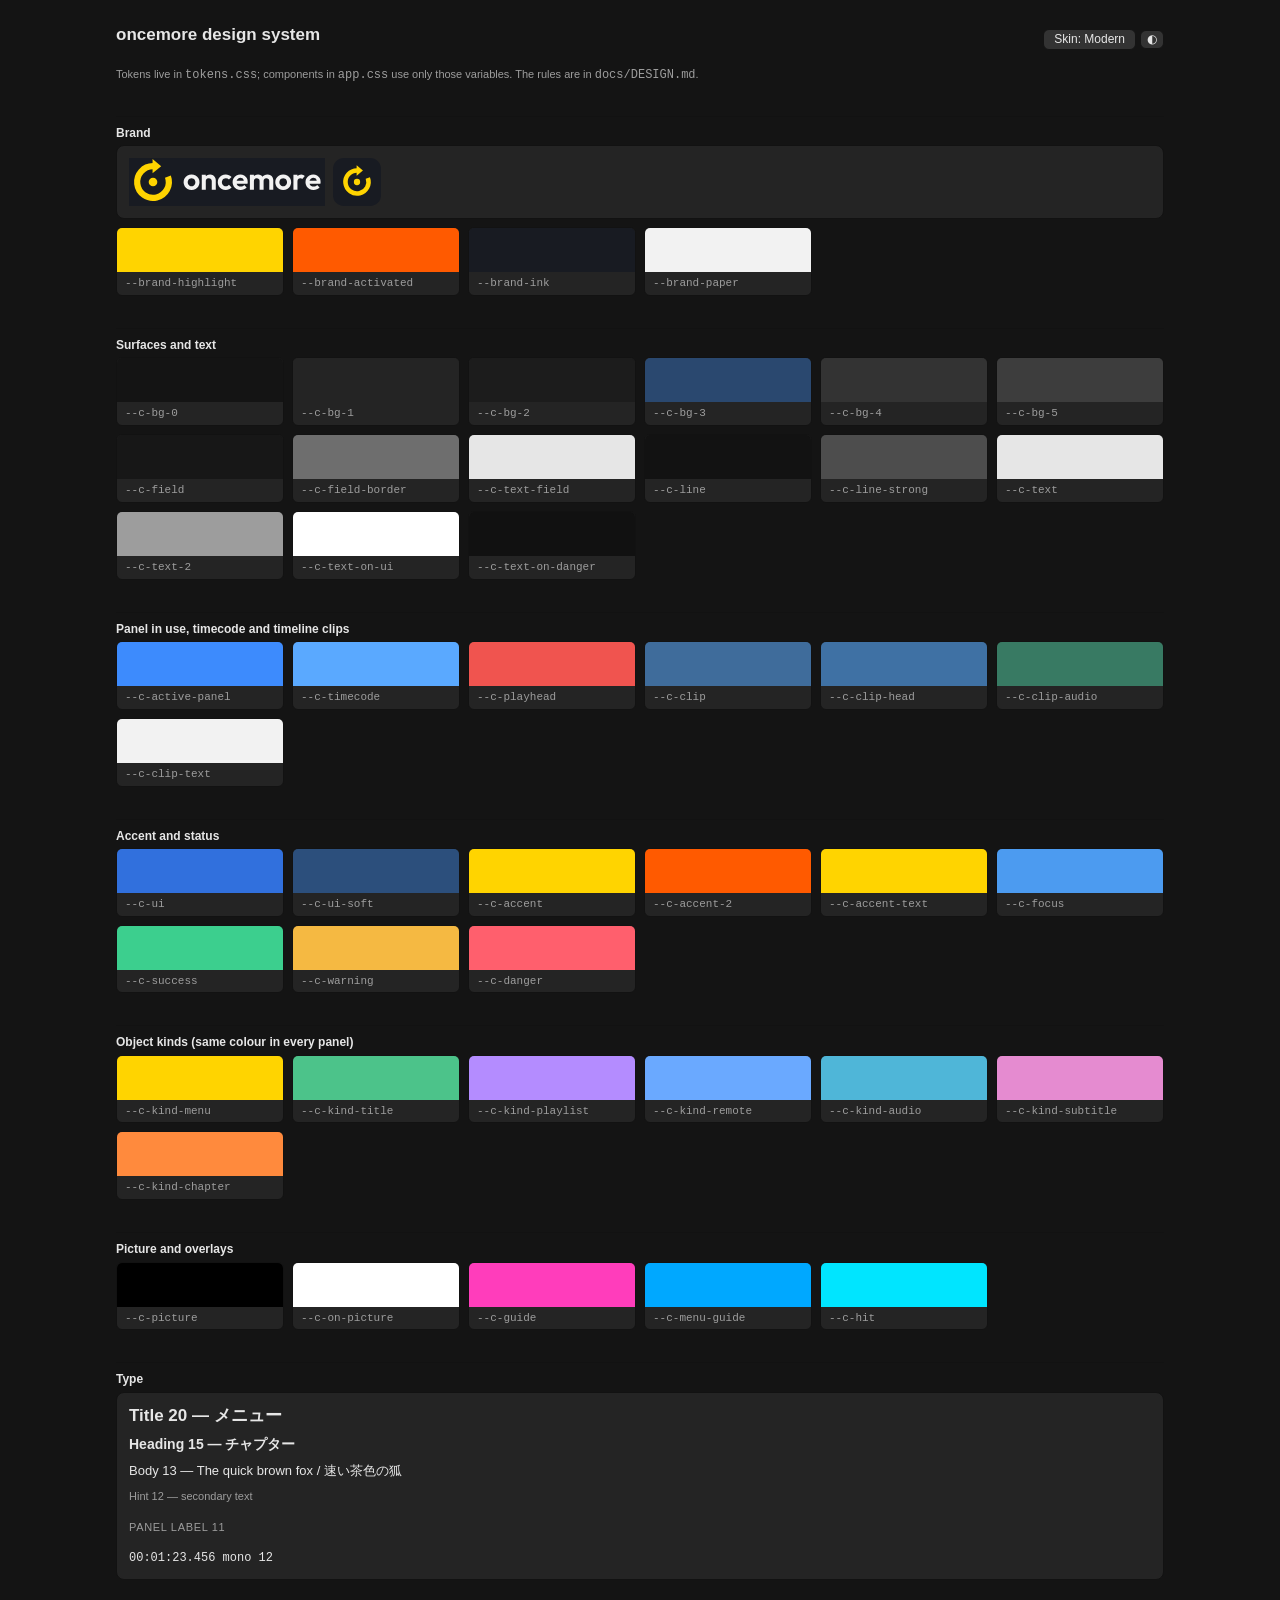
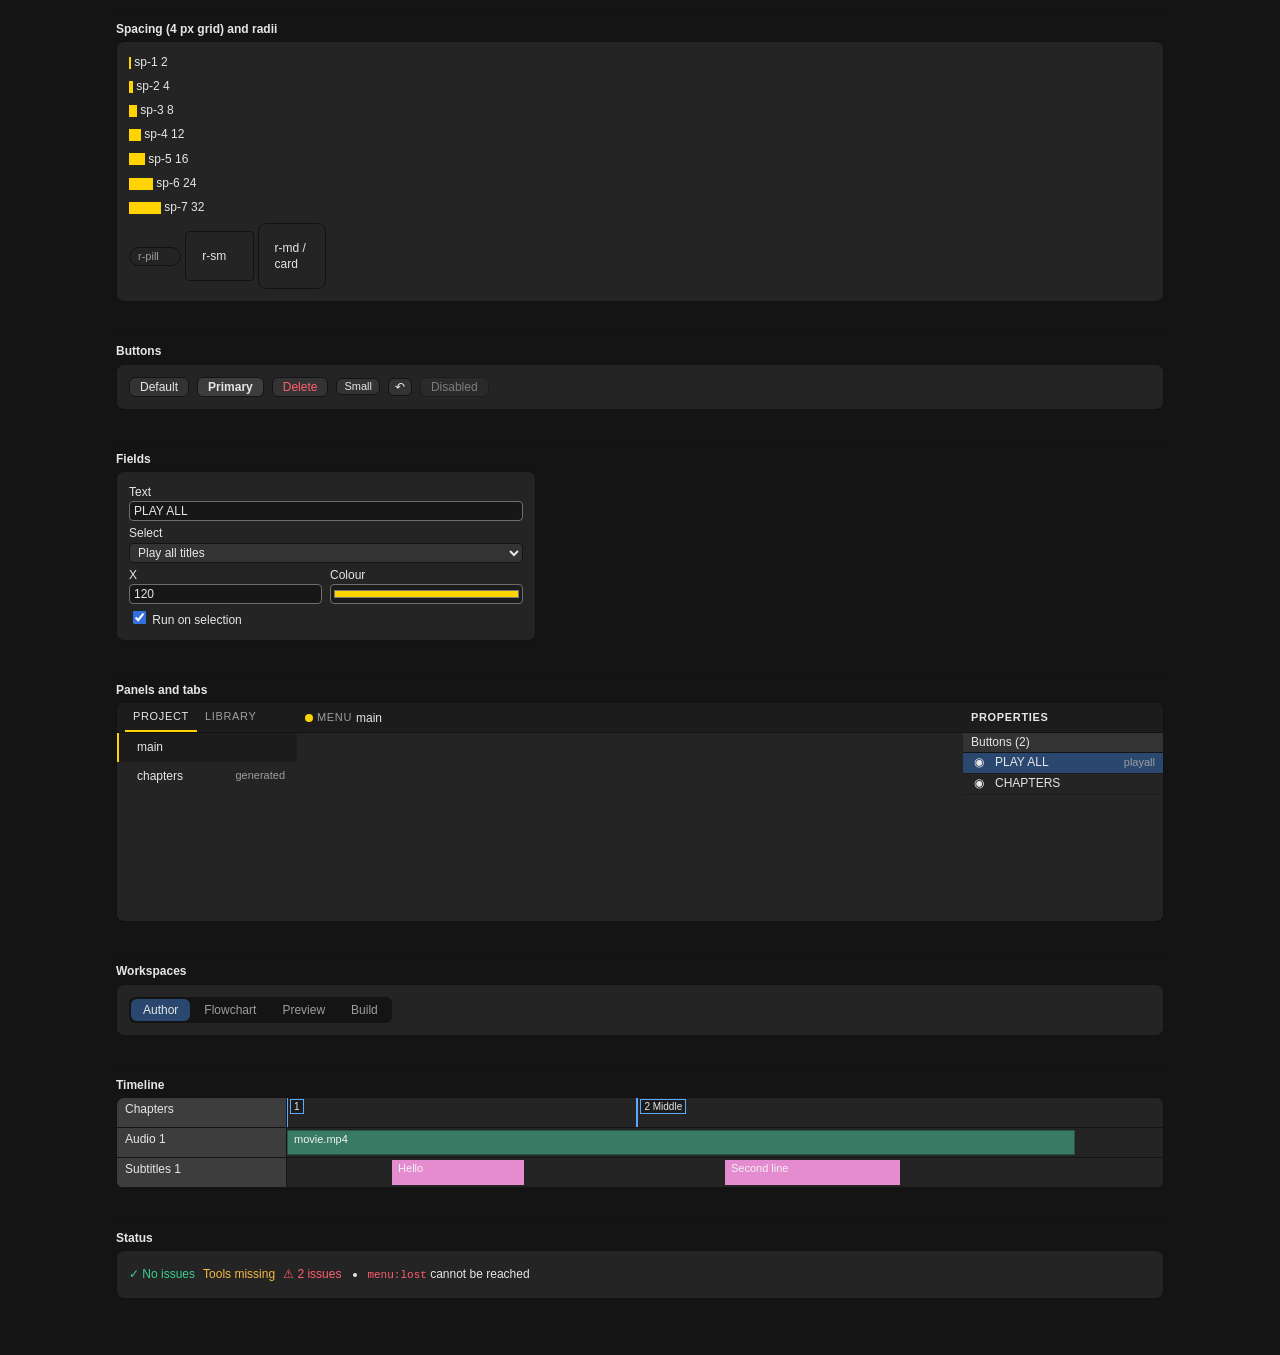
<file: oncemore/gui/static/styleguide.html>
<!doctype html>
<html lang="en">
<head>
<meta charset="utf-8">
<meta name="viewport" content="width=device-width, initial-scale=1">
<title>oncemore design system</title>
<link rel="icon" href="favicon.svg" type="image/svg+xml">
<link rel="stylesheet" href="tokens.css">
<link rel="stylesheet" href="app.css">
<style>
  body { overflow: auto; display: block; }
  .sg { max-width: 1080px; margin: 0 auto; padding: var(--sp-6) var(--sp-5); }
  .sg h1 { font-size: var(--fs-xl); margin: 0 0 var(--sp-3); }
  .sg section { margin: var(--sp-7) 0; }
  .sg .swatches { display: grid; grid-template-columns: repeat(auto-fill, minmax(150px, 1fr)); gap: var(--sp-3); }
  .sg .sw { border: 1px solid var(--line); border-radius: var(--r-md); overflow: hidden; background: var(--panel); }
  .sg .sw i { display: block; height: 44px; }
  .sg .sw code { display: block; padding: var(--sp-2) var(--sp-3); font-size: var(--fs-xs); color: var(--muted); }
  .sg .demo { display: flex; gap: var(--sp-3); flex-wrap: wrap; align-items: center; padding: var(--sp-4); background: var(--panel); border: 1px solid var(--line); border-radius: var(--r-lg); }
  .sg .space i { display: inline-block; background: var(--accent); height: 12px; vertical-align: middle; }
  .sg .mock { display: grid; grid-template-columns: 180px 1fr 200px; height: 220px; border: 1px solid var(--line); border-radius: var(--r-lg); overflow: hidden; }
  .sg .mock > div { display: flex; flex-direction: column; }
</style>
</head>
<body>
<div class="sg">
  <div class="row"><h1 class="shrink">oncemore design system</h1><span class="spacer"></span>
    <button class="shrink" id="skin" title="Modern / Classic skin">Skin: Modern</button>
    <button class="icon shrink" id="theme" title="Light / dark">◐</button></div>
  <p class="hint">Tokens live in <span class="mono">tokens.css</span>; components in <span class="mono">app.css</span> use only those variables. The rules are in <span class="mono">docs/DESIGN.md</span>.</p>

  <section><h3>Brand</h3><div class="demo"><img src="brand-lockup.svg" alt="oncemore" style="height:48px">
    <img src="favicon.svg" alt="" style="height:48px"></div>
    <div class="swatches" data-tokens="--brand-highlight --brand-activated --brand-ink --brand-paper" style="margin-top:var(--sp-3)"></div></section>
  <section><h3>Surfaces and text</h3><div class="swatches" data-tokens="--c-bg-0 --c-bg-1 --c-bg-2 --c-bg-3 --c-bg-4 --c-bg-5 --c-field --c-field-border --c-text-field --c-line --c-line-strong --c-text --c-text-2 --c-text-on-ui --c-text-on-danger"></div></section>
  <section><h3>Panel in use, timecode and timeline clips</h3><div class="swatches" data-tokens="--c-active-panel --c-timecode --c-playhead --c-clip --c-clip-head --c-clip-audio --c-clip-text"></div></section>
  <section><h3>Accent and status</h3><div class="swatches" data-tokens="--c-ui --c-ui-soft --c-accent --c-accent-2 --c-accent-text --c-focus --c-success --c-warning --c-danger"></div></section>
  <section><h3>Object kinds (same colour in every panel)</h3><div class="swatches" data-tokens="--c-kind-menu --c-kind-title --c-kind-playlist --c-kind-remote --c-kind-audio --c-kind-subtitle --c-kind-chapter"></div></section>
  <section><h3>Picture and overlays</h3><div class="swatches" data-tokens="--c-picture --c-on-picture --c-guide --c-menu-guide --c-hit"></div></section>

  <section><h3>Type</h3><div class="demo" style="flex-direction:column;align-items:flex-start">
    <span style="font-size:var(--fs-xl);font-weight:700">Title 20 — メニュー</span>
    <span style="font-size:var(--fs-lg);font-weight:600">Heading 15 — チャプター</span>
    <span style="font-size:var(--fs-md)">Body 13 — The quick brown fox / 速い茶色の狐</span>
    <span class="hint">Hint 12 — secondary text</span>
    <span class="panel-head" style="background:none;border:0;padding:0">Panel label 11</span>
    <span class="mono">00:01:23.456 mono 12</span></div></section>

  <section><h3>Spacing (4 px grid) and radii</h3><div class="demo space" style="flex-direction:column;align-items:flex-start">
    <span><i style="width:var(--sp-1)"></i> sp-1 2</span><span><i style="width:var(--sp-2)"></i> sp-2 4</span>
    <span><i style="width:var(--sp-3)"></i> sp-3 8</span><span><i style="width:var(--sp-4)"></i> sp-4 12</span>
    <span><i style="width:var(--sp-5)"></i> sp-5 16</span><span><i style="width:var(--sp-6)"></i> sp-6 24</span>
    <span><i style="width:var(--sp-7)"></i> sp-7 32</span>
    <div class="row"><span class="pill">r-pill</span><span class="card" style="margin:0;border-radius:var(--r-sm)">r-sm</span><span class="card" style="margin:0">r-md / card</span></div></div></section>

  <section><h3>Buttons</h3><div class="demo">
    <button>Default</button><button class="primary">Primary</button><button class="danger">Delete</button>
    <button class="small">Small</button><button class="icon">↶</button><button disabled>Disabled</button></div></section>

  <section><h3>Fields</h3><div class="demo" style="display:block;max-width:420px">
    <label class="field"><span>Text</span><input value="PLAY ALL"></label>
    <label class="field"><span>Select</span><select><option>Play all titles</option></select></label>
    <div class="grid2"><label class="field"><span>X</span><input type="number" value="120"></label><label class="field"><span>Colour</span><input type="color" value="#ffd400"></label></div>
    <label><input type="checkbox" checked> Run on selection</label></div></section>

  <section><h3>Panels and tabs</h3>
    <div class="mock">
      <div class="panel"><header class="panel-head"><div class="tabs"><button class="tab active">Project</button><button class="tab">Library</button></div></header>
        <div class="panel-body"><div class="nav-item active">main</div><div class="nav-item">chapters <span class="tag">generated</span></div></div></div>
      <div class="panel center"><header class="panel-head"><span class="kind-dot kind-menu"></span><span>Menu</span><span class="crumb">main</span></header><div class="panel-body"></div></div>
      <div class="panel"><header class="panel-head"><span class="title">Properties</span></header>
        <div class="panel-body"><div class="layer-group">Buttons (2)</div><div class="layer-row selected"><span class="ico">◉</span><span class="nm">PLAY ALL</span><span class="to">playall</span></div><div class="layer-row"><span class="ico">◉</span><span class="nm">CHAPTERS</span></div></div></div>
    </div></section>

  <section><h3>Workspaces</h3><div class="demo"><nav class="workspaces" style="margin:0"><button class="active">Author</button><button>Flowchart</button><button>Preview</button><button>Build</button></nav></div></section>

  <section><h3>Timeline</h3><div class="demo" style="display:block;padding:0;overflow:hidden">
    <div class="tl" style="width:100%"><div class="tl-row"><span class="tl-label">Chapters</span><div class="tl-track tl-lane"><div class="tl-chapter first" style="left:0"><span>1</span></div><div class="tl-chapter" style="left:40%"><span>2 Middle</span></div></div></div>
      <div class="tl-row"><span class="tl-label">Audio 1</span><div class="tl-track tl-lane"><div class="tl-clip audio" style="left:0;width:90%">movie.mp4</div></div></div>
      <div class="tl-row"><span class="tl-label">Subtitles 1</span><div class="tl-track tl-lane"><div class="tl-clip sub" style="left:12%;width:15%">Hello</div><div class="tl-clip sub" style="left:50%;width:20%">Second line</div></div></div></div></div></section>

  <section><h3>Status</h3><div class="demo"><span style="color:var(--ok)">✓ No issues</span><span style="color:var(--warn)">Tools missing</span><span style="color:var(--err)">⚠ 2 issues</span>
    <ul class="issues"><li class="warning"><span class="path">menu:lost</span> cannot be reached</li></ul></div></section>
</div>
<script src="styleguide.js"></script>
</body>
</html>
</file>
<file: oncemore/gui/static/tokens.css>
/* oncemore design tokens — the only place colours, type, spacing, radii,
   shadows and timing are defined. Components use these variables, never
   raw values (tests/test_gui.py checks that every var() used is defined).
   See docs/DESIGN.md. */

/* Two skins share the layout. Modern (the default): dark neutral panels on a
   darker ground, dark fields, flat controls, blue for the panel in use and
   for timecode. Classic (Edit > Preferences > Skin, :root[data-skin=classic]
   below): the look of the classic disc authoring apps — mid-grey panels,
   light text fields with dark text, raised controls, amber outline and amber
   timecode. Both stay neutral grey so pictures read true. --ui-b is the
   Brightness preference, added to every grey. */
:root {
  --ui-b: 0%;
  /* -- surfaces */
  --c-bg-0: hsl(0 0% calc(8% + var(--ui-b)));      /* gaps between frames */
  --c-bg-1: hsl(0 0% calc(14% + var(--ui-b)));     /* panels */
  --c-bg-2: hsl(0 0% calc(11% + var(--ui-b)));     /* tab strips, bars */
  --c-bg-3: hsl(214 45% calc(30% + var(--ui-b)));  /* selected rows */
  --c-bg-4: hsl(0 0% calc(20% + var(--ui-b)));     /* raised: headers, buttons */
  --c-bg-5: hsl(0 0% calc(24% + var(--ui-b)));     /* track headers, hover */
  --c-field: hsl(0 0% calc(9% + var(--ui-b)));     /* text fields */
  --c-field-border: hsl(0 0% calc(43% + var(--ui-b)));
  --c-text-field: #e6e6e6;
  --c-line: hsl(0 0% calc(7% + var(--ui-b)));      /* separators (darker than panels) */
  --c-line-strong: hsl(0 0% calc(30% + var(--ui-b)));
  --c-scrim: rgba(0, 0, 0, .6);
  --c-active-panel: #3d8bfd;                        /* outline of the panel in use */
  --c-timecode: #5aa9ff;
  --c-clip: #3f6c9b;                                /* video clips on a timeline */
  --c-clip-head: #3f71a4;
  --c-clip-audio: #387a63;
  --c-clip-text: #f2f2f2;
  --c-playhead: #f0544f;

  /* -- text */
  --c-text: #e6e6e6;
  --c-text-2: #9d9d9d;      /* secondary: labels, hints */
  --c-text-on-accent: #111111;
  --c-text-on-ui: #ffffff;
  --c-text-on-danger: #111111;         /* text on c-danger fills */

  /* -- the interface's own selection / focus / primary action */
  --c-ui: #3170dd;
  --c-ui-soft: #2c4f7c;

  /* -- the accent is the default DVD highlight colour */
  --c-accent: #ffd400;
  --c-accent-2: #ff5a00;    /* "selected" / activated */
  --c-accent-text: #ffd400;            /* the accent as text on panels */
  --c-focus: #4c9bf0;

  /* -- status */
  --c-success: #3ccf8e;
  --c-warning: #f5b942;
  --c-danger: #ff5f6d;

  /* -- object kinds: the same colour everywhere (project panel, flowchart,
        timeline, layers) */
  --c-kind-menu: #ffd400;
  --c-kind-title: #4cc38a;
  --c-kind-playlist: #b48cff;
  --c-kind-remote: #6aa9ff;
  --c-kind-audio: #4fb6d8;
  --c-kind-subtitle: #e58bd0;
  --c-kind-chapter: #ff8a3d;

  /* -- the brand (logo, app icon, the New Project banner): the same in every
        skin and theme; not for the interface's own surfaces */
  --brand-highlight: #ffd400;
  --brand-activated: #ff5a00;
  --brand-ink: #181b22;
  --brand-paper: #f2f2f2;

  /* -- picture areas stay black in both themes; editor overlays */
  --c-picture: #000000;
  --c-on-picture: #ffffff;
  --c-guide: #ff3dbb;       /* snapping guides */
  --c-menu-guide: #00a8ff;  /* guides placed on a menu (View > New Guide) */
  --c-hit: #00e5ff;         /* button hit areas */

  /* -- type */
  --font-ui: -apple-system, BlinkMacSystemFont, "Segoe UI", Roboto, "Helvetica Neue",
    "Hiragino Sans", "Noto Sans CJK JP", "Noto Sans JP", sans-serif;
  --font-mono: ui-monospace, SFMono-Regular, Menlo, monospace;
  --fs-xs: 11px;
  --fs-sm: 12px;
  --fs-md: 13px;
  --fs-lg: 14px;
  --fs-xl: 17px;
  --lh: 1.35;

  /* -- spacing (4 px grid) */
  --sp-1: 2px;
  --sp-2: 4px;
  --sp-3: 8px;
  --sp-4: 12px;
  --sp-5: 16px;
  --sp-6: 24px;
  --sp-7: 32px;

  /* -- shape */
  --r-sm: 4px;
  --r-md: 6px;
  --r-lg: 8px;
  --r-field: 4px;
  --r-pill: 999px;
  --shadow-1: 0 1px 2px rgba(0, 0, 0, .4);
  --shadow-2: 0 6px 22px rgba(0, 0, 0, .55);
  /* -- controls: flat in Modern, raised in Classic */
  --raised: var(--c-bg-4);
  --raised-hi: var(--c-bg-5);
  --bevel: none;
  --field-shadow: none;

  /* -- workspace */
  --panel-head-h: 30px;
  --foot-h: 30px;
  --left-w: 34vw;
  --right-w: 280px;
  --timeline-h: 30vh;
  --splitter: 4px;

  /* -- motion */
  --dur-fast: 120ms;
  --dur-med: 200ms;

  color-scheme: dark;
}

/* less motion when the system asks for it */
@media (prefers-reduced-motion: reduce) {
  :root { --dur-fast: 0ms; --dur-med: 0ms; }
}

:root[data-skin="classic"] {
  --c-bg-0: hsl(0 0% calc(13% + var(--ui-b)));
  --c-bg-1: hsl(0 0% calc(34% + var(--ui-b)));
  --c-bg-2: hsl(0 0% calc(28% + var(--ui-b)));
  --c-bg-3: hsl(213 18% calc(42% + var(--ui-b)));
  --c-bg-4: hsl(0 0% calc(40% + var(--ui-b)));
  --c-bg-5: hsl(0 0% calc(42% + var(--ui-b)));
  --c-field: hsl(0 0% calc(66% + var(--ui-b)));
  --c-field-border: hsl(0 0% calc(13% + var(--ui-b)));
  --c-text-field: #111111;
  --c-line: hsl(0 0% calc(18% + var(--ui-b)));
  --c-line-strong: hsl(0 0% calc(48% + var(--ui-b)));
  --c-active-panel: #e8ac05;
  --c-timecode: #f0c676;
  --c-clip: #d6bcd3;
  --c-clip-head: #b48daf;
  --c-clip-audio: #c49abd;
  --c-clip-text: #1b1b1b;
  --c-playhead: #e03a2f;
  --c-text: #f0f0f0;
  --c-text-2: #cccccc;
  --c-ui: #3b77c7;
  --c-danger: #ffbbc1;
  --c-focus: #6bacf3;
  --c-kind-playlist: #b994ff;
  --c-ui-soft: #61779a;
  --font-ui: "Segoe UI", Tahoma, "Lucida Grande", -apple-system, BlinkMacSystemFont,
    "Hiragino Sans", "Noto Sans CJK JP", "Noto Sans JP", sans-serif;
  --fs-xs: 10px;
  --fs-sm: 11px;
  --fs-md: 12px;
  --fs-lg: 13px;
  --fs-xl: 16px;
  --r-sm: 2px;
  --r-md: 3px;
  --r-lg: 5px;
  --r-field: 0;
  --raised: linear-gradient(var(--c-bg-4), var(--c-bg-1));
  --raised-hi: linear-gradient(var(--c-bg-5), var(--c-bg-4));
  --bevel: inset 0 1px 0 rgba(255, 255, 255, .1);
  --field-shadow: inset 1px 1px 0 rgba(0, 0, 0, .25);
  --panel-head-h: 22px;
  --foot-h: 26px;
  --splitter: 3px;
}

:root[data-theme="light"] {
  --c-bg-0: #a9a9a9;
  --c-bg-1: #d6d6d6;
  --c-bg-2: #c8c8c8;
  --c-bg-3: #b9cfe9;
  --c-bg-4: #bdbdbd;
  --c-bg-5: #b0b0b0;
  --c-field: #f6f6f6;
  --c-text-field: #111111;
  --c-field-border: #787878;
  --c-active-panel: #2a6fc4;
  --c-timecode: #1a52a3;
  --c-clip: #9dbde2;
  --c-clip-head: #7aa3d2;
  --c-clip-audio: #94c9b4;
  --c-clip-text: #111111;
  --c-playhead: #cf2a1e;
  --c-line: #9c9c9c;
  --c-line-strong: #7d7d7d;
  --c-scrim: rgba(30, 34, 40, .55);
  --c-text: #1a1a1a;
  --c-text-2: #4d4d4d;
  --c-accent: #c79a00;
  --c-accent-2: #d84a00;
  --c-accent-text: #695100;
  --c-text-on-accent: #111111;
  --c-text-on-danger: #ffffff;
  --c-text-on-ui: #ffffff;
  --c-ui: #2a6fc4;
  --c-ui-soft: #b9cfe9;
  --c-focus: #2f6fdb;
  --c-success: #12603d;
  --c-warning: #704d09;
  --c-danger: #a0212e;
  --c-kind-menu: #957300;
  --c-kind-title: #208857;
  --c-kind-playlist: #7a4fd6;
  --c-kind-remote: #2f6fdb;
  --c-kind-audio: #1d7f9f;
  --c-kind-subtitle: #b8479f;
  --c-kind-chapter: #c45918;
  --shadow-1: 0 1px 2px rgba(0, 0, 0, .12);
  --shadow-2: 0 8px 28px rgba(0, 0, 0, .18);
  color-scheme: light;
}
</file>
<file: oncemore/gui/static/app.css>
:root {
  /* component aliases of the design tokens (tokens.css) */
  --bg: var(--c-bg-0);
  --panel: var(--c-bg-1);
  --panel-2: var(--c-bg-2);
  --line: var(--c-line);
  --text: var(--c-text);
  --muted: var(--c-text-2);
  --accent: var(--c-accent);
  --accent-2: var(--c-accent-2);
  --ok: var(--c-success);
  --warn: var(--c-warning);
  --err: var(--c-danger);
  --focus: var(--c-focus);
  --radius: var(--r-md);
  font-family: var(--font-ui);
  font-size: var(--fs-md);
}
* { box-sizing: border-box; }
html, body { margin: 0; height: 100%; background: var(--bg); color: var(--text); }
body { display: flex; flex-direction: column; overflow: hidden; }
button, input, select, textarea { font: inherit; color: inherit; }
button {
  background: var(--panel-2); border: 1px solid var(--line); border-radius: var(--radius);
  padding: 5px 12px; cursor: pointer;
}
button:hover { border-color: var(--c-line-strong); }
button:disabled { opacity: .45; cursor: default; }
button.primary { background: var(--accent); color: var(--c-text-on-accent); border-color: var(--accent); font-weight: 600; }
button.danger { color: var(--err); }
button.icon { padding: 4px 8px; min-width: 30px; }
button.small { padding: 2px 8px; font-size: 12px; }
input, select, textarea {
  background: var(--c-field); border: 1px solid var(--line); border-radius: var(--radius);
  padding: 5px 7px; width: 100%;
}
input[type=checkbox], input[type=radio] { width: auto; }
input[type=color] { padding: 1px; height: 28px; }
input:focus, select:focus, textarea:focus, button:focus-visible { outline: 2px solid var(--focus); outline-offset: -1px; }
label.field { display: block; margin: 0 0 10px; }
label.field > span { display: block; color: var(--muted); font-size: 11px; margin-bottom: 3px; text-transform: uppercase; letter-spacing: .04em; }
.row { display: flex; gap: 8px; align-items: center; }
.row > * { flex: 1; }
.row > .shrink { flex: 0 0 auto; }
.muted { color: var(--muted); }
.hint { color: var(--muted); font-size: 12px; line-height: 1.5; }
.mono { font-family: ui-monospace, SFMono-Regular, Menlo, monospace; font-size: 12px; }
h2 { font-size: 15px; margin: 0 0 14px; }
h3 { font-size: 12px; margin: 18px 0 8px; color: var(--muted); text-transform: uppercase; letter-spacing: .05em; }

/* top bar */
#topbar {
  display: flex; align-items: center; gap: 8px; padding: 8px 12px;
  background: var(--panel); border-bottom: 1px solid var(--line);
}
.brand { font-weight: 700; letter-spacing: .02em; }
.logo { color: var(--c-accent-text); }
.disc-name { color: var(--muted); margin-left: 8px; }
.save-state { font-size: 12px; color: var(--muted); min-width: 80px; }
.save-state.err { color: var(--err); }
.spacer { flex: 1; }

/* workspace: Project | editor (+ Timeline) | Properties (+ Layers) */
#layout {
  flex: 1; display: grid; min-height: 0;
  grid-template-columns: var(--left-w) var(--splitter) minmax(360px, 1fr) var(--splitter) var(--right-w);
  background: var(--c-bg-0);
}
.panel { display: flex; flex-direction: column; min-width: 0; min-height: 0; background: var(--panel); }
.panel.center { background: var(--c-bg-0); }
.panel-head {
  flex: 0 0 var(--panel-head-h); display: flex; align-items: center; gap: var(--sp-2);
  padding: 0 var(--sp-3); background: var(--c-bg-2); border-bottom: 1px solid var(--line);
  font-size: var(--fs-xs); color: var(--muted); text-transform: uppercase; letter-spacing: .06em;
  white-space: nowrap; overflow: hidden;
}
.panel-head .title { color: var(--text); font-weight: 600; }
.panel-head .crumb { text-transform: none; letter-spacing: 0; font-size: var(--fs-sm); color: var(--text); overflow: hidden; text-overflow: ellipsis; }
.panel-head .kind-dot { width: 8px; height: 8px; border-radius: var(--r-pill); flex: 0 0 8px; }
.tabs { display: flex; height: 100%; }
.tab {
  background: none; border: 0; border-bottom: 2px solid transparent; border-radius: 0; padding: 0 var(--sp-3);
  color: var(--muted); font-size: var(--fs-xs); text-transform: uppercase; letter-spacing: .06em; height: 100%;
}
.tab:hover { color: var(--text); }
.tab.active { color: var(--text); border-bottom-color: var(--accent); }
.panel-body { flex: 1; overflow: auto; min-height: 0; }
#sidebar { padding: var(--sp-3) 0; }
#inspector { padding: var(--sp-4); }
#main { padding: var(--sp-5); min-width: 0; }
#p-right { border-left: 1px solid var(--line); }
#p-left { border-right: 1px solid var(--line); }
#p-layers { display: flex; flex-direction: column; flex: 0 0 38%; min-height: 120px; border-top: 1px solid var(--line); }
#p-layers[hidden] { display: none; }
.splitter { background: var(--c-bg-0); }
.splitter.v { cursor: col-resize; }
.splitter.h { cursor: row-resize; flex: 0 0 var(--splitter); }
.splitter:hover, .splitter.dragging { background: var(--focus); }
.splitter[hidden], .tl-panel[hidden] { display: none; }
.tl-panel { flex: 0 0 var(--timeline-h); display: flex; flex-direction: column; background: var(--panel); border-top: 1px solid var(--line); min-height: 90px; }

/* workspaces in the top bar */
.workspaces { display: flex; gap: var(--sp-1); margin-left: var(--sp-5); background: var(--c-bg-0); border-radius: var(--r-md); padding: var(--sp-1); }
.workspaces button { border: 0; background: none; padding: 3px 12px; font-size: var(--fs-sm); color: var(--muted); }
.workspaces button.active { background: var(--c-bg-3); color: var(--text); }

/* layers panel */
.layer-row { display: flex; align-items: center; gap: var(--sp-3); padding: 5px var(--sp-3); cursor: pointer; border-bottom: 1px solid var(--line); }
.layer-row:hover { background: var(--panel-2); }
.layer-row.selected { background: var(--c-bg-3); box-shadow: inset 2px 0 0 var(--accent); }
.layer-row .ico { width: 18px; text-align: center; color: var(--muted); }
.layer-row .nm { flex: 1; overflow: hidden; text-overflow: ellipsis; white-space: nowrap; }
.layer-row .to { color: var(--muted); font-size: var(--fs-xs); max-width: 45%; overflow: hidden; text-overflow: ellipsis; white-space: nowrap; }
.layer-row .ops { display: none; gap: 2px; }
.layer-row:hover .ops, .layer-row.selected .ops { display: flex; }
.layer-row .ops button { padding: 0 5px; font-size: var(--fs-xs); }
.layer-group { padding: var(--sp-2) var(--sp-3); font-size: var(--fs-xs); color: var(--muted); text-transform: uppercase; letter-spacing: .06em; background: var(--c-bg-0); }

/* library */
.lib-section { padding: var(--sp-3) var(--sp-4); border-bottom: 1px solid var(--line); }
.lib-section h4 { margin: 0 0 var(--sp-3); font-size: var(--fs-xs); color: var(--muted); text-transform: uppercase; letter-spacing: .06em; }
.lib-grid { display: grid; grid-template-columns: 1fr 1fr; gap: var(--sp-3); }
.lib-item { background: var(--panel-2); border: 1px solid var(--line); border-radius: var(--r-md); padding: var(--sp-2); cursor: pointer; text-align: left; font-size: var(--fs-sm); display: flex; flex-direction: column; gap: var(--sp-2); }
.lib-item:hover { border-color: var(--accent); }
.lib-item img { width: 100%; aspect-ratio: 16 / 9; object-fit: cover; border-radius: var(--r-sm); background: var(--c-picture); }
.lib-item .sw { height: 34px; border-radius: var(--r-sm); background: var(--c-picture); display: flex; align-items: center; justify-content: center; font-weight: 700; }

/* timeline panel */
.tl { position: relative; min-width: 100%; user-select: none; }
.tl-ruler { position: relative; height: 22px; border-bottom: 1px solid var(--line); cursor: pointer; background: var(--c-bg-2); }
.tl-ruler .tick { position: absolute; top: 0; bottom: 0; border-left: 1px solid var(--line); font-size: 10px; color: var(--muted); padding-left: 3px; font-family: var(--font-mono); }
.tl-lane { position: relative; height: 30px; border-bottom: 1px solid var(--line); }
.tl-lane.video { height: 44px; display: flex; overflow: hidden; }
.tl-lane.video img { height: 100%; flex: 0 0 auto; opacity: .9; pointer-events: none; }
.tl-label { position: sticky; left: 0; z-index: 3; display: inline-flex; align-items: center; gap: var(--sp-2); height: 100%; padding: 0 var(--sp-3); background: var(--panel); border-right: 1px solid var(--line); font-size: var(--fs-xs); color: var(--muted); width: 110px; overflow: hidden; white-space: nowrap; text-overflow: ellipsis; }
.tl-lanes { position: relative; }
.tl-row { display: flex; }
.tl-track { position: relative; flex: 1; }
.tl-clip { position: absolute; top: 4px; bottom: 4px; border-radius: var(--r-sm); padding: 0 6px; font-size: var(--fs-xs); white-space: nowrap; overflow: hidden; text-overflow: ellipsis; line-height: 22px; color: var(--c-text-on-accent); }
.tl-clip.audio { background: var(--c-kind-audio); }
.tl-clip.sub { background: var(--c-kind-subtitle); cursor: pointer; }
.tl-clip.clip { background: var(--c-kind-title); cursor: pointer; border: 1px solid var(--c-line-strong); }
.tl-clip.clip.alt { filter: brightness(0.82); }
.tl-chapter { position: absolute; top: 0; bottom: 0; width: 2px; margin-left: -1px; background: var(--c-kind-chapter); cursor: ew-resize; z-index: 2; }
.tl-chapter span { position: absolute; top: 2px; left: 4px; font-size: 10px; color: var(--c-kind-chapter); white-space: nowrap; pointer-events: none; }
.tl-chapter.first { cursor: default; }
.tl-poster-drag { position: absolute; top: 0; bottom: 0; width: 2px; margin-left: -1px; background: var(--focus); z-index: 3; pointer-events: none; }
.tl-playhead { position: absolute; top: 0; bottom: 0; width: 2px; margin-left: -1px; background: var(--c-danger); z-index: 4; pointer-events: none; }
.kind-menu { background: var(--c-kind-menu); }
.kind-title { background: var(--c-kind-title); }
.kind-playlist { background: var(--c-kind-playlist); }
.kind-remote { background: var(--c-kind-remote); }

#statusbar {
  display: flex; gap: 16px; align-items: center; padding: 5px 12px; font-size: 12px;
  background: var(--panel); border-top: 1px solid var(--line); color: var(--muted);
}
#statusbar .ok { color: var(--ok); }
#statusbar .err { color: var(--err); cursor: pointer; }
#statusbar .warn { color: var(--warn); }

/* sidebar */
.nav-group { margin-bottom: 12px; }
.nav-head {
  display: flex; align-items: center; justify-content: space-between;
  padding: 4px 12px; color: var(--muted); font-size: 11px; text-transform: uppercase; letter-spacing: .06em;
}
.nav-item {
  display: flex; align-items: center; gap: 8px; padding: 6px 12px 6px 18px; cursor: pointer;
  white-space: nowrap; overflow: hidden; text-overflow: ellipsis; border-left: 2px solid transparent;
}
.nav-item:hover { background: var(--panel-2); }
.nav-item.active { background: var(--panel-2); border-left-color: var(--accent); }
.nav-item .tag { margin-left: auto; color: var(--muted); font-size: 11px; }
.media-item { padding: 4px 12px 4px 18px; display: flex; gap: 6px; align-items: center; cursor: default; }
.media-item .name { flex: 1; overflow: hidden; text-overflow: ellipsis; white-space: nowrap; }
.media-item .kind { font-size: 10px; color: var(--muted); border: 1px solid var(--line); border-radius: 4px; padding: 0 4px; }
.media-item.selected { background: var(--panel-2); }
.dropzone {
  margin: 8px 12px; padding: 12px; border: 1px dashed var(--line); border-radius: var(--radius);
  color: var(--muted); text-align: center; font-size: 12px; cursor: pointer;
}
.dropzone:hover { border-color: var(--accent); color: var(--text); }
#drop-overlay {
  position: fixed; inset: 0; background: rgba(10, 12, 16, .8); display: flex; align-items: center;
  justify-content: center; font-size: 20px; z-index: 50; border: 3px dashed var(--accent);
}
#drop-overlay[hidden] { display: none; }

/* cards */
.card { background: var(--panel); border: 1px solid var(--line); border-radius: 8px; padding: 16px; margin-bottom: 16px; }
.grid2 { display: grid; grid-template-columns: 1fr 1fr; gap: 0 14px; }
.issues { margin: 0; padding-left: 18px; }
.issues li { margin: 3px 0; }
.issues .path { color: var(--muted); font-family: ui-monospace, Menlo, monospace; font-size: 11px; }
.empty { text-align: center; padding: 60px 20px; color: var(--muted); }
.empty h2 { color: var(--text); font-size: 20px; }

/* title viewer */
.viewer { background: var(--c-picture); border-radius: 6px; overflow: hidden; display: flex; justify-content: center; align-items: center; aspect-ratio: 16 / 9; max-height: 52vh; position: relative; }
.viewer img { max-width: 100%; max-height: 100%; display: block; }
.viewer video { width: 100%; height: 100%; object-fit: contain; display: block; background: var(--c-picture); }
.viewer [hidden] { display: none; }
.viewer .proxy-msg { position: absolute; right: 8px; top: 8px; background: rgba(0,0,0,.7); padding: 4px 8px; border-radius: 4px; font-size: 12px; }
.viewer .tc { position: absolute; left: 8px; bottom: 8px; background: rgba(0,0,0,.6); padding: 2px 6px; border-radius: 4px; font-family: ui-monospace, Menlo, monospace; }
.timeline { position: relative; height: 34px; margin: 12px 0 6px; }
.timeline input[type=range] { position: absolute; inset: 10px 0 auto 0; width: 100%; margin: 0; padding: 0; border: 0; background: transparent; accent-color: var(--accent); }
.timeline .marker {
  position: absolute; top: 0; width: 12px; height: 12px; margin-left: -6px; background: var(--accent-2);
  clip-path: polygon(50% 100%, 0 0, 100% 0); cursor: pointer;
}
.transport { display: flex; gap: 6px; flex-wrap: wrap; align-items: center; }
.chapter-list { list-style: none; margin: 8px 0 0; padding: 0; }
.chapter-list li { display: flex; gap: 8px; align-items: center; padding: 4px 0; border-bottom: 1px solid var(--line); }
.chapter-list li .n { width: 28px; color: var(--muted); }
.chapter-list li .t { width: 110px; font-family: ui-monospace, Menlo, monospace; cursor: pointer; }
.chapter-list li .ch-name { flex: 1; min-width: 80px; }
.chapter-list li button.on { color: var(--c-accent-text); }

/* menu editor */
.stage-wrap { display: flex; justify-content: center; }
.stage {
  position: relative; overflow: hidden; background: var(--c-picture); box-shadow: 0 0 0 1px var(--line);
  user-select: none; touch-action: none;
}
.stage .bg { position: absolute; inset: 0; width: 100%; height: 100%; object-fit: contain; }
.stage .safe { position: absolute; border: 1px dashed rgba(255,255,255,.18); pointer-events: none; }
.stage .el {
  position: absolute; white-space: pre; line-height: 1; font-weight: 700; cursor: move;
  font-family: "Hiragino Sans", "Noto Sans CJK JP", "Noto Sans JP", sans-serif;
  outline: 1px dashed transparent; padding: 0;
}
.stage .el:hover { outline-color: rgba(255,255,255,.35); }
.stage .el.selected { outline: 1px solid var(--focus); }
.stage .el.editing { cursor: text; outline: 1px solid var(--focus); caret-color: var(--focus); }
.stage .rz { position: absolute; pointer-events: none; outline: 1px solid var(--focus); z-index: 6; }
.stage .rz-h { position: absolute; width: 8px; height: 8px; margin: -4px 0 0 -4px; background: var(--c-bg-0); border: 1px solid var(--focus); pointer-events: auto; }
.stage .rz-h[data-h=nw] { left: 0; top: 0; cursor: nwse-resize; } .stage .rz-h[data-h=n] { left: 50%; top: 0; cursor: ns-resize; }
.stage .rz-h[data-h=ne] { left: 100%; top: 0; cursor: nesw-resize; } .stage .rz-h[data-h=e] { left: 100%; top: 50%; cursor: ew-resize; }
.stage .rz-h[data-h=se] { left: 100%; top: 100%; cursor: nwse-resize; } .stage .rz-h[data-h=s] { left: 50%; top: 100%; cursor: ns-resize; }
.stage .rz-h[data-h=sw] { left: 0; top: 100%; cursor: nesw-resize; } .stage .rz-h[data-h=w] { left: 0; top: 50%; cursor: ew-resize; }
.stage .marquee { position: absolute; border: 1px dashed var(--focus); background: color-mix(in srgb, var(--focus) 12%, transparent); pointer-events: none; z-index: 5; }
.stage .el.button.highlight { text-decoration: underline; text-underline-offset: 3px; }
.stage .el.shape { outline-offset: -1px; }
.stage .guide { position: absolute; background: var(--c-guide); pointer-events: none; z-index: 5; }
.stage .guide.gx { top: 0; bottom: 0; width: 1px; }
.stage .guide.gy { left: 0; right: 0; height: 1px; }
/* guides placed on the menu: the line over everything (no clicks), and a
   band to grab under the objects */
.stage .uline { position: absolute; z-index: 4; pointer-events: none; }
.stage .uline.h { left: 0; right: 0; height: 0; border-top: 1px solid var(--c-menu-guide); }
.stage .uline.v { top: 0; bottom: 0; width: 0; border-left: 1px solid var(--c-menu-guide); }
.stage .uguide { position: absolute; }
.stage .uguide.h { left: 0; right: 0; top: 0; height: 8px; margin-top: -4px; cursor: ns-resize; }
.stage .uguide.v { top: 0; bottom: 0; left: 0; width: 8px; margin-left: -4px; cursor: ew-resize; }
.stage .uguide.locked { pointer-events: none; }
.stage .uline.leaving { opacity: 0.3; }
.stage:focus { outline: none; }
.align-tools { margin-top: -4px; align-items: center; }
.template-list { display: grid; gap: 8px; margin-top: 12px; }
/* slideshows and the subtitle editor */
.slides { display: grid; grid-template-columns: repeat(auto-fill, minmax(140px, 1fr)); gap: 10px; margin-top: 12px; }
.slide { border: 1px solid var(--line); border-radius: 6px; padding: 6px; display: flex; flex-direction: column; gap: 4px; background: var(--bg); }
.slide img { width: 100%; aspect-ratio: 16 / 9; object-fit: contain; background: var(--c-picture); border-radius: var(--r-sm); }
.slide input[type=number] { width: 70px; }
.slide.add { justify-content: center; border-style: dashed; }
table.cues { width: 100%; border-collapse: collapse; margin: 8px 0; }
table.cues td { padding: 3px 4px; border-bottom: 1px solid var(--line); vertical-align: top; }
table.cues input.mono { width: 112px; font-family: ui-monospace, Menlo, monospace; }
table.cues textarea { width: 100%; min-width: 160px; resize: vertical; }
table.cues td:last-child { white-space: nowrap; }
table.cues select { min-width: 92px; }
table.clips { width: 100%; border-collapse: collapse; margin: 8px 0; }
table.clips td { padding: 3px 4px; border-bottom: 1px solid var(--line); vertical-align: middle; }
table.clips td.n { color: var(--c-text-2); width: 1.5em; }
table.clips td.src { width: 100%; cursor: pointer; overflow-wrap: anywhere; }
table.clips input.mono { width: 112px; font-family: var(--font-mono); }
table.clips td.act { white-space: nowrap; }
.template-list .template { text-align: left; padding: 10px 12px; }
.stage .rect { position: absolute; border: 1px solid var(--c-hit); pointer-events: none; }
.stage .exact { position: absolute; inset: 0; width: 100%; height: 100%; pointer-events: none; }
.stage-tools { display: flex; gap: 6px; justify-content: center; margin: 12px 0; flex-wrap: wrap; }
.pill { display: inline-block; padding: 1px 8px; border-radius: 10px; border: 1px solid var(--line); font-size: 11px; color: var(--muted); }

/* flowchart */
.flow { overflow: auto; border: 1px solid var(--line); border-radius: 8px; background: var(--bg); min-height: 120px; }
.flow-svg { display: block; }
.flow-svg .edge { fill: none; stroke: var(--muted); stroke-width: 1.4; opacity: .75; }
.flow-svg .edge.end, .flow-svg .edge.timeout { stroke-dasharray: 5 3; }
.flow-svg .edge.override { stroke-dasharray: 8 2 2 2; }
.flow-svg .edge.via-transition { stroke-width: 2.4; stroke-dasharray: 1 2; }
.flow-svg .edge.menu_key, .flow-svg .edge.title_key { stroke: var(--c-kind-remote); stroke-dasharray: 2 3; }
.flow-svg .edge.item, .flow-svg .edge.playall { stroke: var(--c-kind-playlist); }
.flow-svg .arrowhead { fill: var(--muted); }
.flow-svg .node { cursor: pointer; }
.flow-svg .node rect { fill: var(--panel); stroke: var(--line); stroke-width: 1.5; }
.flow-svg .node.menu rect { stroke: var(--c-kind-menu); }
.flow-svg .node.drop-target > rect:first-child, .flow-svg .bro.drop-target rect { stroke: var(--c-kind-remote); stroke-width: 3; }
.flow-svg .node.title rect { stroke: var(--c-kind-title); }
.flow-svg .node.playlist rect, .flow-svg .node.playall rect { stroke: var(--c-kind-playlist); }
.flow-svg .node.first_play rect, .flow-svg .node.title_key rect { stroke: var(--c-kind-remote); }
.flow-svg .node.warning rect { stroke: var(--err); stroke-width: 3; }
.flow-svg .node.info rect { stroke-dasharray: 4 2; }
.flow-svg .node:hover rect { fill: var(--line); }
.flow-svg .nl { fill: var(--text); font-size: 13px; font-weight: 600; }
.flow-svg .ns { fill: var(--muted); font-size: 11px; }
.issues li.warning .path { color: var(--err); }
.issues .path[data-node] { cursor: pointer; text-decoration: underline; }

/* disc simulator */
.sim-wrap { display: flex; gap: 16px; align-items: flex-start; flex-wrap: wrap; }
.sim-screen { position: relative; flex: 1 1 480px; background: var(--c-picture); border-radius: 6px; overflow: hidden; outline: none; }
.sim-screen:focus { box-shadow: 0 0 0 2px var(--accent); }
.sim-screen img { position: absolute; inset: 0; width: 100%; height: 100%; }
.sim-screen img.hl { image-rendering: auto; }
.sim-screen .hit { position: absolute; cursor: pointer; }
.sim-screen .hit:hover { outline: 1px dashed rgba(255,255,255,.35); }
.sim-osd { position: absolute; left: 12px; top: 10px; background: rgba(0,0,0,.6); color: var(--c-on-picture); padding: 4px 10px; border-radius: var(--r-sm); font-size: var(--fs-md); }
.sim-msg { position: absolute; inset: 0; display: flex; align-items: center; justify-content: center; color: var(--c-on-picture); opacity: .8; }
.remote { flex: 0 0 170px; background: var(--bg); border: 1px solid var(--line); border-radius: 28px; padding: 18px 14px; display: flex; flex-direction: column; gap: 12px; }
.remote .pad { display: grid; grid-template-columns: repeat(3, 1fr); gap: 6px; }
.remote button { min-height: 34px; border-radius: 10px; }
.remote .ok { border-radius: 50%; font-weight: 700; }
.remote .keys { display: flex; gap: 6px; }
.remote .keys button { flex: 1; font-size: 12px; }
.sim-status { margin-top: 10px; }

/* build */
.progress { height: 6px; background: var(--bg); border-radius: 3px; overflow: hidden; }
.progress > div { height: 100%; background: var(--accent); width: 0; transition: width var(--dur-med); }
.steps { list-style: none; padding: 0; margin: 0; }
.steps li { padding: 6px 0; border-bottom: 1px solid var(--line); }
.steps li .label { display: flex; justify-content: space-between; margin-bottom: 4px; }
.log { background: var(--bg); border-radius: 6px; padding: 8px; max-height: 220px; overflow: auto; white-space: pre-wrap; font-family: ui-monospace, Menlo, monospace; font-size: 11px; }
.result-ok { border-color: var(--ok); }
.result-err { border-color: var(--err); }
.sizebar { height: 10px; background: var(--bg); border-radius: 5px; overflow: hidden; margin: 6px 0; }
.sizebar > div { height: 100%; background: var(--ok); }
.budget { display: flex; height: 14px; background: var(--bg); border-radius: 5px; overflow: hidden; margin: 6px 0; }
.budget .seg { height: 100%; min-width: 1px; }
.budget .seg.title { background: var(--c-kind-title); }
.budget .seg.title.alt { background: var(--c-kind-title); opacity: .65; }
.budget .seg.menus { background: var(--c-kind-menu); }
.budget .seg.other { background: var(--c-text-2); }
.budget-table { width: 100%; border-collapse: collapse; }
.budget-table th { text-align: left; font-weight: normal; color: var(--c-text-2); }
.budget-table td, .budget-table th { padding: 2px 6px 2px 0; }

/* modal */
#modal { position: fixed; inset: 0; background: rgba(0,0,0,.55); display: flex; align-items: center; justify-content: center; z-index: 60; }
#modal[hidden] { display: none; }
.modal-card { position: relative; background: var(--panel); border: 1px solid var(--line); border-radius: 10px; padding: 20px; width: min(640px, 92vw); max-height: 85vh; overflow: auto; }
.modal-close { position: absolute; right: 10px; top: 10px; }

@media (max-width: 1000px) {
  #layout { grid-template-columns: 190px 0 minmax(0, 1fr); grid-template-rows: 1fr auto; }
  #layout > .splitter { display: none; }
  #p-right { grid-column: 1 / -1; border-left: 0; border-top: 1px solid var(--line); max-height: 45vh; }
}
.stage .el.button img.area { outline: 1px dashed rgba(255,255,255,.5); }
.stage .hl-area { position: absolute; box-sizing: border-box; border: 1px dashed rgba(255,255,255,.6); pointer-events: none; }
.stage .hl-area.ellipse { border-radius: 50%; }
.stage .hl-area.on { pointer-events: auto; cursor: move; border-color: var(--focus); }
.stage .hl-grip { position: absolute; right: -5px; bottom: -5px; width: 9px; height: 9px; background: var(--focus); cursor: nwse-resize; }

/* menu bar and pop-up menus (menu bar, right-click) */
.menubar { display: flex; gap: 0; margin-left: var(--sp-3); }
.menubar[hidden] { display: none; }
.menubar button { border: 0; background: none; padding: 3px 9px; font-size: var(--fs-sm); color: var(--text); border-radius: var(--r-sm); }
.menubar button:hover, .menubar button.open { background: var(--c-bg-3); }
.popup { position: fixed; z-index: 60; min-width: 220px; padding: var(--sp-2) 0; background: var(--c-bg-2); border: 1px solid var(--c-line-strong); border-radius: var(--r-md); box-shadow: var(--shadow-2); }
.popup button { display: flex; width: 100%; justify-content: space-between; gap: var(--sp-5); border: 0; border-radius: 0; background: none; padding: 4px 14px; font-size: var(--fs-sm); color: var(--text); text-align: left; }
.popup button:hover:not(:disabled) { background: var(--c-accent); color: var(--c-text-on-accent); }
.popup button:disabled { color: var(--c-text-2); opacity: .6; }
.popup button.danger:not(:disabled) { color: var(--c-danger); }
.popup button.danger:hover:not(:disabled) { background: var(--c-danger); color: var(--c-text-on-danger); }
.popup .key { color: var(--c-text-2); font-family: var(--font-mono); font-size: var(--fs-xs); }
.popup button:hover .key { color: inherit; }
.popup .sep { height: 1px; margin: var(--sp-2) 0; background: var(--c-line); }
.popup .lbl { flex: 1; }
.popup .check { width: 12px; flex: none; margin-left: -6px; }
.popup button.has-sub.open:not(:disabled) { background: var(--c-bg-3); }
/* Properties > Remote keys turned off */
.uop-grid { display: grid; grid-template-columns: repeat(2, minmax(0, 1fr)); gap: 2px var(--sp-3); font-size: var(--fs-sm); }
/* File > Open project / New project / Save as: the page's folder chooser */
.fb-list { display: flex; flex-direction: column; max-height: 260px; overflow: auto; margin: var(--sp-2) 0; border: 1px solid var(--c-line); border-radius: var(--r-sm); background: var(--c-bg-1); }
.fb-list .hint { padding: 6px 10px; }
.fb-item { display: block; width: 100%; text-align: left; border: 0; border-radius: 0; background: none; padding: 4px 10px; font-size: var(--fs-sm); color: var(--text); }
button.fb-item:hover { background: var(--c-bg-3); }
.fb-item.is-project { color: var(--c-accent-text); }
table.shortcuts { border-collapse: collapse; width: 100%; }
table.shortcuts td { padding: 4px 8px; border-bottom: 1px solid var(--c-line); }
table.shortcuts td.mono { font-family: var(--font-mono); text-align: right; white-space: nowrap; }

/* remote-control routing on the menu stage; drag-to-link drop targets */
.stage svg.routing { position: absolute; inset: 0; pointer-events: none; z-index: 4; overflow: visible; }
.stage svg.routing path { fill: none; stroke: var(--c-kind-remote); stroke-width: 1.5; stroke-dasharray: 4 3; }
.stage svg.routing path.manual { stroke: var(--c-accent); stroke-dasharray: none; }
.stage svg.routing path.route-hit { stroke: transparent; stroke-width: 10; stroke-dasharray: none; pointer-events: stroke; cursor: grab; }
.stage svg.routing line.route-drag { stroke: var(--c-accent); stroke-width: 1.5; }
.stage svg.routing .bnum circle { fill: var(--c-kind-remote); }
.stage svg.routing .bnum text { fill: var(--c-bg-1); font: 600 11px var(--font-ui); }
.stage svg.routing marker path { fill: var(--c-kind-remote); stroke: none; }
.stage.drop-on { outline: 2px dashed var(--c-kind-remote); outline-offset: 2px; }
.stage .el.drop-target { outline: 2px solid var(--c-kind-remote); background: var(--c-scrim); }
.nav-item[draggable="true"] { cursor: grab; }

/* transcode status in the project panel; waveforms on the timeline */
.nav-item .enc { display: inline-block; width: 7px; height: 7px; margin-right: 7px; border-radius: 50%; border: 1px solid var(--c-text-2); vertical-align: 1px; }
.nav-item .enc.ok { background: var(--c-success); border-color: var(--c-success); }
.tl-wave { position: absolute; left: 0; top: 4px; height: calc(100% - 8px); opacity: .55; pointer-events: none; z-index: 2; }
#statusbar .busy { color: var(--c-accent-text); }

/* the menu viewer: tools on the left, viewer bar under the picture */
.menu-viewer { display: flex; gap: var(--sp-3); align-items: flex-start; }
.menu-viewer .tools { display: flex; flex-direction: column; gap: 2px; padding: var(--sp-2); background: var(--c-bg-2); border: 1px solid var(--c-line); border-radius: var(--r-md); position: sticky; top: 0; }
.menu-viewer .tools button { width: 32px; height: 30px; padding: 0; border: 0; background: none; color: var(--text); font-size: var(--fs-md); border-radius: var(--r-sm); }
.menu-viewer .tools button:hover { background: var(--c-bg-3); }
.menu-viewer .tools button.on { background: var(--c-accent); color: var(--c-text-on-accent); }
.menu-viewer .tools .sep { height: 1px; margin: var(--sp-1) 2px; background: var(--c-line); }
.viewer-main { flex: 1; min-width: 0; }
.viewer-main .stage-wrap { overflow: auto; max-height: 70vh; padding: var(--sp-2) 0; }
.viewer-bar { display: flex; flex-wrap: wrap; align-items: center; gap: var(--sp-3); margin-top: var(--sp-2); padding: var(--sp-2) var(--sp-3); background: var(--c-bg-2); border: 1px solid var(--c-line); border-radius: var(--r-md); font-size: var(--fs-sm); }
.viewer-bar label { display: flex; gap: 4px; align-items: center; }
.viewer-bar select { width: auto; }
.viewer-bar .seg { display: inline-flex; gap: 2px; align-items: center; }
.viewer-bar .seg-label { color: var(--c-text-2); margin-right: 4px; }
.viewer-bar .seg button.on { background: var(--c-accent); color: var(--c-text-on-accent); }
.stage.tool-text { cursor: text; }
.stage.tool-zoom { cursor: zoom-in; }
.stage.tool-rotate .el { cursor: grab; }
.stage .overlap { position: absolute; border: 2px solid var(--c-danger); pointer-events: none; z-index: 5; }
/* the pick whip */
.whip { display: inline-block; margin-left: 4px; color: var(--c-kind-remote); cursor: crosshair; font-size: var(--fs-md); line-height: 1; user-select: none; }
.whip:hover { color: var(--c-accent-text); }
svg.whip-line { position: fixed; inset: 0; width: 100vw; height: 100vh; pointer-events: none; z-index: 80; }
svg.whip-line line { stroke: var(--c-kind-remote); stroke-width: 2; stroke-dasharray: 5 3; }
svg.whip-line circle { fill: var(--c-kind-remote); }
.whip-target { outline: 2px solid var(--c-kind-remote) !important; outline-offset: -2px; }
g.whip-target rect { stroke: var(--c-kind-remote); stroke-width: 3; }
/* flowchart: items nothing leads to */
.flow-svg .unused-line { stroke: var(--c-line-strong); stroke-dasharray: 4 4; }
.flow-svg .unused-label { fill: var(--c-text-2); font-size: var(--fs-xs); }
.flow-svg g.node.unused { opacity: .7; }
.flow-svg g.node { cursor: pointer; }


/* ==========================================================================
   The look: tabbed panels in frames. The values that differ between the
   skins (Modern, the default, and Classic) are tokens in tokens.css; the few
   rules that only the Classic skin has are at the end of this file.
   Everything above is the component structure.
   ========================================================================== */
:root { font-size: var(--fs-sm); line-height: var(--lh); }
body { background: var(--c-bg-0); color: var(--c-text); }
h2 { font-size: var(--fs-md); margin: 0 0 var(--sp-3); font-weight: 600; }
h3 { font-size: var(--fs-sm); margin: var(--sp-4) 0 var(--sp-2); color: var(--c-text); text-transform: none; letter-spacing: 0; font-weight: 600;
     padding-top: var(--sp-3); border-top: 1px solid var(--c-line); }
.hint, .muted { color: var(--c-text-2); }
.hint { font-size: var(--fs-xs); }
.mono { font-size: var(--fs-sm); }
.sr { position: absolute; width: 1px; height: 1px; overflow: hidden; clip: rect(0 0 0 0); white-space: nowrap; }

/* controls: raised grey buttons, light text fields with dark text, grey pop-up menus */
button { background: var(--raised); border: 1px solid var(--c-bg-0); border-radius: var(--r-md); padding: 1px 10px;
         font-size: var(--fs-sm); color: var(--c-text); box-shadow: var(--bevel); }
button:hover:not(:disabled) { border-color: var(--c-bg-0); background: var(--raised-hi); }
button:active:not(:disabled) { background: var(--c-bg-2); box-shadow: inset 0 1px 2px rgba(0, 0, 0, .4); }
button.primary { background: var(--raised-hi); border-color: var(--c-bg-0); color: var(--c-text); font-weight: 600; }
button.danger { color: var(--c-danger); }
button.small { padding: 0 7px; font-size: var(--fs-xs); }
button.icon { padding: 0 6px; min-width: 22px; }
input, textarea { background: var(--c-field); color: var(--c-text-field); border: 1px solid var(--c-field-border); border-radius: var(--r-field); padding: 1px 4px;
                  font-size: var(--fs-sm); box-shadow: var(--field-shadow); }
input[readonly] { background: var(--c-bg-4); color: var(--c-text); }
.stage .thumb-pv { position: absolute; pointer-events: none; outline: 1px dashed var(--c-ui); background: var(--c-picture); overflow: hidden; }
.stage .thumb-pv img { width: 100%; height: 100%; object-fit: fill; display: block; }
input[type=checkbox], input[type=radio] { accent-color: var(--c-ui); }
input[type=range] { box-shadow: none; padding: 0; background: transparent; accent-color: var(--c-text-2); }
input[type=color] { background: var(--c-bg-2); padding: 1px; height: 20px; }
select { background: var(--raised); color: var(--c-text); border: 1px solid var(--c-bg-0); border-radius: var(--r-sm);
         padding: 1px 4px; font-size: var(--fs-sm); box-shadow: var(--bevel); }
select option { background: var(--c-bg-1); color: var(--c-text); }
input:focus, select:focus, textarea:focus, button:focus-visible { outline: 1px solid var(--c-active-panel); outline-offset: 0; }
label.field { margin: 0 0 var(--sp-2); }
label.field > span { text-transform: none; letter-spacing: 0; font-size: var(--fs-sm); color: var(--c-text); margin-bottom: 1px; }
.row { gap: var(--sp-2); }
.grid2 { gap: 0 var(--sp-3); }

/* the menu bar (in the Mac app, the system menu bar) and the Tools panel */
#topbar { display: block; padding: 0; background: var(--c-bg-0); border: 0; }
.menurow { display: flex; align-items: center; height: 22px; padding: 0 var(--sp-2); background: var(--c-bg-2); border-bottom: 1px solid var(--c-bg-0); }
.menurow:has(.menubar[hidden]) { height: 0; overflow: hidden; border: 0; }
.menubar { margin: 0; }
.menubar button { padding: 1px 8px; font-size: var(--fs-md); box-shadow: none; border: 0; background: none; border-radius: 0; }
.menubar button:hover, .menubar button.open { background: var(--c-ui); color: var(--c-text-on-ui); }
.disc-name { font-size: var(--fs-xs); color: var(--c-text-2); margin: 0 var(--sp-2) 0 0; }
.save-state { font-size: var(--fs-xs); min-width: 0; color: var(--c-text-2); }
.toolbar { display: flex; align-items: center; gap: var(--sp-2); height: 30px; margin: var(--sp-1) var(--sp-1) 0; padding: 0 var(--sp-3) 0 2px;
           background: var(--c-bg-1); border: 1px solid var(--c-bg-0); border-radius: var(--r-md); }
.toolbar .grip, .tabbar .grip { display: none; }
.tools { display: flex; align-items: center; gap: 1px; }
.tools .tool { width: 26px; height: 24px; padding: 0; display: inline-flex; align-items: center; justify-content: center; border: 1px solid transparent;
               background: none; box-shadow: none; color: var(--c-text); border-radius: var(--r-sm); }
.tools .tool:hover:not(:disabled) { background: var(--c-bg-4); border-color: var(--c-bg-0); }
.tools .tool.on { background: var(--c-bg-0); border-color: var(--c-bg-0); box-shadow: inset 0 1px 3px rgba(0, 0, 0, .6); }
.tools .tool:disabled { opacity: .35; }
.tools .sep { width: 1px; height: 18px; margin: 0 var(--sp-2); background: var(--c-bg-0); box-shadow: 1px 0 0 var(--c-bg-4); }
.ws-label { font-size: var(--fs-sm); color: var(--c-text); white-space: nowrap; }
.ws-select { width: 170px; }
.search { width: 180px; border-radius: var(--r-pill); padding: 1px 10px; }

/* frames: a timeline across the bottom of the left two, a column on the right */
#layout { grid-template-columns: var(--left-w) var(--splitter) minmax(360px, 1fr) var(--splitter) var(--right-w);
          grid-template-rows: minmax(120px, 1fr) var(--splitter) var(--timeline-h);
          grid-template-areas: "left sl center sr right" "th th th sr right" "tl tl tl sr right";
          padding: var(--sp-1); background: var(--c-bg-0); min-height: 0; }
#p-left { grid-area: left; }
#layout > .splitter[data-split=left] { grid-area: sl; }
#p-center { grid-area: center; }
#layout > .splitter[data-split=right] { grid-area: sr; }
#p-right { grid-area: right; }
#tl-splitter { grid-area: th; }
#p-timeline { grid-area: tl; }
.frame { background: var(--c-bg-1); border: 1px solid var(--c-bg-0); border-radius: var(--r-lg); overflow: hidden; display: flex; flex-direction: column;
         min-height: 0; min-width: 0; outline: 1px solid transparent; outline-offset: -1px; }
.frame.active-frame { border-color: var(--c-active-panel); outline-color: var(--c-active-panel); }
#p-left, #p-right, #p-center { border-left: 0; border-right: 0; }
#p-left.frame, #p-center.frame { border: 1px solid var(--c-bg-0); }
#p-left.frame.active-frame, #p-center.frame.active-frame { border-color: var(--c-active-panel); }
.frame-column { display: flex; flex-direction: column; gap: var(--splitter); background: var(--c-bg-0); min-height: 0; }
#p-props { flex: 1 1 58%; }
#p-layers { flex: 1 1 42%; min-height: 120px; border-top: 1px solid var(--c-bg-0); }
#p-layers.active-frame { border-top-color: var(--c-active-panel); }
.panel.center, #p-center, #main { background: var(--c-bg-1); }
.tl-panel.frame { border-radius: var(--r-lg); border: 1px solid var(--c-bg-0); min-height: 80px; }
.tl-panel.frame.active-frame { border-color: var(--c-active-panel); }
.splitter { background: var(--c-bg-0); }
.splitter:hover, .splitter.dragging { background: var(--c-bg-4); }
.splitter.h { cursor: row-resize; }

/* tab strips: the front tab marked (Modern: underlined; Classic: a raised box joined to its panel) */
.panel-head.tabbar { flex: 0 0 var(--panel-head-h); padding: 0 var(--sp-1) 0 0; gap: 0; background: var(--c-bg-2); border-bottom: 1px solid var(--c-line);
                     text-transform: none; letter-spacing: 0; align-items: stretch; }
.tabbar .tabs { height: 100%; align-items: stretch; gap: 0; overflow: hidden; }
.tabbar .tab { height: auto; padding: 0 var(--sp-4); margin: 0; border: 0; border-radius: 0; background: none; color: var(--c-text-2);
               font-size: var(--fs-sm); text-transform: none; letter-spacing: 0; box-shadow: none;
               display: inline-flex; align-items: center; gap: var(--sp-2); white-space: nowrap; }
.tabbar .tab:hover:not(:disabled) { color: var(--c-text); background: none; }
.tabbar .tab.active { color: var(--c-text); background: none; box-shadow: inset 0 -2px 0 var(--c-ui); }
.tabbar .tab:disabled { opacity: 1; color: var(--c-text-2); }
.tabbar .tab .dd { color: var(--c-text-2); font-size: var(--fs-xs); border-left: 1px solid var(--c-bg-0); padding-left: 4px; }
.tabbar .tlz { align-self: center; border: 0; background: none; box-shadow: none; padding: 0 2px; color: var(--c-text-2); display: inline-flex; }
.tabbar .kind-dot { width: 7px; height: 7px; border-radius: 50%; display: inline-block; }
.kind-dot.kind-menu { background: var(--c-kind-menu); }
.kind-dot.kind-title { background: var(--c-kind-title); }
.kind-dot.kind-playlist { background: var(--c-kind-playlist); }
#sidebar { padding: 0; display: flex; flex-direction: column; }
#main { padding: 0; }
#main .card { background: none; border: 0; padding: 0; box-shadow: none; border-radius: 0; margin-bottom: var(--sp-3); }

/* the Project panel: a preview of the selection, then a list with columns */
.proj-preview { display: flex; gap: var(--sp-3); padding: var(--sp-2) var(--sp-3) var(--sp-3) var(--sp-1); font-size: var(--fs-sm);
                cursor: default; border-left: 0 !important; background: none !important; align-items: flex-start; }
.proj-preview .disclose { color: var(--c-text); font-size: var(--fs-xs); line-height: 1; margin-top: 1px; }
.proj-preview .thumb { position: relative; flex: 0 0 106px; height: 60px; padding: 2px; background: var(--c-bg-4);
                       border: 1px solid var(--c-bg-0); box-shadow: inset 0 0 0 1px rgba(255, 255, 255, .1); }
.proj-preview .thumb img, .proj-preview .thumb .ph { width: 100%; height: 100%; object-fit: cover; background: var(--c-picture); display: block; border: 0; }
.proj-preview .thumb .ph { display: flex; align-items: center; justify-content: center; color: var(--c-text-2); background: var(--c-bg-2); }
.proj-preview .thumb .ph svg { width: 28px; height: 28px; }
.proj-preview .tplay { position: absolute; left: 4px; bottom: 3px; color: var(--c-text); opacity: .85; display: inline-flex; }
.proj-preview .tplay svg { width: 11px; height: 11px; }
.proj-preview .info { display: flex; flex-direction: column; gap: 0; min-width: 0; color: var(--c-text); }
.proj-preview .info b { color: var(--c-text); font-weight: 700; overflow: hidden; text-overflow: ellipsis; white-space: nowrap; }
.proj-preview.active .thumb { border-color: var(--c-active-panel); }
.proj-table { flex: 1; overflow: auto; font-size: var(--fs-sm); background: var(--c-bg-1); }
.prow { display: grid; grid-template-columns: minmax(0, 1fr) 96px 72px; align-items: center; height: 19px; padding: 0 var(--sp-2) 0 var(--sp-3);
        border-bottom: 0; cursor: default; white-space: nowrap; }
.prow > span { overflow: hidden; text-overflow: ellipsis; }
.prow .c-type, .prow .c-len { color: var(--c-text); padding-left: var(--sp-2); }
.prow .c-len { text-align: left; font-variant-numeric: tabular-nums; }
.prow .c-name { display: flex; align-items: center; gap: var(--sp-2); }
.prow .ico { width: 16px; height: 16px; text-align: center; color: var(--c-text-2); flex: 0 0 16px; font-size: var(--fs-xs); display: inline-flex; align-items: center; justify-content: center; }
.prow .ico svg { width: 14px; height: 14px; }
.prow .ico.k-title { color: var(--c-kind-title); }
.prow .ico.k-menu { color: var(--c-kind-menu); }
.prow .ico.k-playlist { color: var(--c-kind-playlist); }
.prow .ico.k-chapter { color: var(--c-kind-chapter); }
.prow:hover { background: rgba(255, 255, 255, .05); }
.prow.active, .prow.selected { background: var(--c-bg-3); color: var(--c-text-on-ui); }
.prow.active .c-type, .prow.active .c-len, .prow.selected .c-type, .prow.selected .c-len, .prow.active .ico, .prow.selected .ico { color: var(--c-text-on-ui); }
.prow.phead { position: sticky; top: 0; z-index: 1; height: 19px; background: var(--raised); color: var(--c-text);
              font-size: var(--fs-sm); border-top: 1px solid var(--c-bg-0); border-bottom: 1px solid var(--c-bg-0); }
.prow.phead > span + span { border-left: 1px solid var(--c-bg-0); }
.prow.phead:hover { background: var(--raised); }
.nav-item.prow, .media-item.prow { margin: 0; border-radius: 0; border-left: 0; padding-left: var(--sp-3); }
.nav-item.prow.active { border-left: 0; }
.prow .enc { margin-right: 2px; }
.prow .enc.none { display: none; }
.sub-head { padding: 2px var(--sp-3); font-size: var(--fs-sm); color: var(--c-text); background: var(--raised);
            border-top: 1px solid var(--c-bg-0); border-bottom: 1px solid var(--c-bg-0); }
.panel-foot { display: flex; align-items: center; gap: 1px; height: var(--foot-h); padding: 0 var(--sp-2); border-top: 1px solid var(--c-bg-0); background: var(--c-bg-1); flex: 0 0 auto; }
.panel-foot button { padding: 0 8px; }
.panel-foot .ficon { width: 24px; height: 20px; padding: 0; display: inline-flex; align-items: center; justify-content: center; background: none;
                     border: 1px solid transparent; box-shadow: none; color: var(--c-text); }
.panel-foot .ficon:hover:not(:disabled) { background: var(--c-bg-4); border-color: var(--c-bg-0); }

/* Properties: the kind of the selection as a heading, then labels right-aligned before their fields */
#inspector { padding: 0 var(--sp-3) var(--sp-3); }
#inspector > h2:first-child { margin: 0 calc(-1 * var(--sp-3)) var(--sp-3); padding: 3px var(--sp-3); text-align: center; font-size: var(--fs-md);
  font-weight: 600; background: var(--raised); border-bottom: 1px solid var(--c-bg-0); }
#inspector label.field { display: grid; grid-template-columns: 92px minmax(0, 1fr); column-gap: var(--sp-2); align-items: center; margin-bottom: 3px; }
#inspector label.field > span:first-child { grid-column: 1; text-align: right; margin: 0; color: var(--c-text); white-space: nowrap; overflow: hidden; text-overflow: ellipsis; display: block; }
#inspector label.field > span:first-child::after { content: ":"; }
#inspector label.field > span:first-child:empty::after { content: ""; }
#inspector label.field > :not(:first-child) { grid-column: 2; min-width: 0; }
#inspector label.field > .hint { margin-top: 1px; }
#inspector .grid2 { display: block; }
#inspector h3 { margin: var(--sp-3) 0 var(--sp-2); }
#inspector .hint { line-height: 1.4; }
#inspector .whip { margin-left: 2px; }

/* rows and lists elsewhere */
.layer-row { padding: 0 var(--sp-3); height: 21px; font-size: var(--fs-sm); border-bottom: 1px solid var(--c-bg-2); }
.layer-row .ico { width: 16px; color: var(--c-text); }
.layer-row.selected { background: var(--c-bg-3); box-shadow: none; }
.layer-row:hover { background: rgba(255, 255, 255, .05); }
.layer-group { background: var(--raised); color: var(--c-text); text-transform: none; letter-spacing: 0; font-size: var(--fs-sm);
               padding: 1px var(--sp-3); border-bottom: 1px solid var(--c-bg-0); }
.lib-section { padding: var(--sp-2) var(--sp-3); border-bottom: 1px solid var(--c-bg-0); }
.lib-section h4 { color: var(--c-text); text-transform: none; letter-spacing: 0; font-size: var(--fs-sm); margin-bottom: var(--sp-2); }
.lib-item { background: var(--c-bg-2); border: 1px solid var(--c-bg-0); border-radius: 0; box-shadow: none; }
.lib-item:hover { border-color: var(--c-active-panel); }
.popup { background: var(--c-bg-1); border: 1px solid var(--c-bg-0); border-radius: 0; padding: 2px 0; }
.popup button { padding: 2px 18px; background: none; border: 0; box-shadow: none; }
.popup button:hover:not(:disabled) { background: var(--c-ui); color: var(--c-text-on-ui); }
.popup .sep { background: var(--c-bg-0); box-shadow: 0 1px 0 var(--c-bg-4); }
#statusbar { height: 18px; padding: 0 var(--sp-3); font-size: var(--fs-xs); background: var(--c-bg-0); border-top: 0; color: var(--c-text-2); }
.modal-card { border-radius: var(--r-md); background: var(--c-bg-1); border: 1px solid var(--c-bg-0); box-shadow: var(--shadow-2); }
.tc-amber { color: var(--c-timecode); font-family: var(--font-mono); font-weight: 600; }
input.tc-amber { background: none; border: 0; box-shadow: none; width: 104px; text-align: right; text-decoration: underline dotted; text-underline-offset: 3px; cursor: ew-resize; }
input.tc-amber:focus { background: var(--c-field); color: var(--c-text-field); text-decoration: none; cursor: text; }

/* the Monitor and the Menu Viewer: the picture on black, a control bar under it */
.monitor { display: flex; flex-direction: column; min-height: 100%; }
.monitor-screen { display: flex; justify-content: center; align-items: center; padding: var(--sp-3); background: var(--c-bg-1); flex: 0 0 auto; overflow: auto; }
.monitor.empty .monitor-screen { flex: 1; min-height: 240px; }
.monitor.empty .monitor-screen .hint { color: var(--c-text-2); }
.monitor .viewer { border-radius: 0; max-height: 46vh; box-shadow: 0 0 0 1px var(--c-bg-0); }
.monitor-screen.fit .viewer { width: 100%; }
.monitor .safe-guides i, .monitor .safe-guides b { position: absolute; border: 1px solid rgba(255, 255, 255, .55); pointer-events: none; z-index: 2; }
.monitor .safe-guides i { inset: 5%; }
.monitor .safe-guides b { inset: 10%; }
.monitor .timeline { margin: 0 var(--sp-3); height: 24px; }
.monitor .timeline .marker { background: var(--c-timecode); }
.monitor-bar { display: flex; align-items: center; gap: 2px; flex-wrap: wrap; padding: 3px var(--sp-3); background: var(--c-bg-1); border-top: 1px solid var(--c-bg-0); border-bottom: 1px solid var(--c-bg-0); }
.monitor-bar .sep { width: 1px; height: 16px; margin: 0 var(--sp-2); background: var(--c-bg-0); box-shadow: 1px 0 0 var(--c-bg-4); }
.monitor-bar .micon { min-width: 24px; height: 20px; padding: 0 4px; display: inline-flex; align-items: center; justify-content: center; background: none; border: 1px solid transparent; box-shadow: none; color: var(--c-text); font-size: var(--fs-xs); }
.monitor-bar .micon:hover:not(:disabled) { background: var(--c-bg-4); border-color: var(--c-bg-0); }
.monitor-bar .micon.on { background: var(--c-bg-0); box-shadow: inset 0 1px 3px rgba(0, 0, 0, .6); }
.monitor-bar .micon svg { width: 14px; height: 14px; }
.monitor-bar .chnum { min-width: 20px; text-align: center; color: var(--c-text); }
.monitor-extra { padding: var(--sp-3); }
.monitor-extra .meta-line { margin-bottom: var(--sp-3); }
.menu-viewer { display: block; padding: 0; }
.viewer-main .stage-wrap { max-height: none; padding: var(--sp-3); background: var(--c-bg-1); }
.viewer-bar { border-radius: 0; margin: 0; padding: 3px var(--sp-3); gap: var(--sp-3); background: var(--c-bg-1); border: 0; border-top: 1px solid var(--c-bg-0);
              border-bottom: 1px solid var(--c-bg-0); font-size: var(--fs-sm); }
.viewer-bar .seg button { border-radius: var(--r-pill); }
.viewer-bar .seg button.on, .menu-viewer .tools button.on { background: var(--c-bg-0); color: var(--c-text); box-shadow: inset 0 1px 3px rgba(0, 0, 0, .6); }
.viewer-main > .hint { padding: 0 var(--sp-3); }
.stage-tools.align-tools { margin: var(--sp-2) var(--sp-3) 0; justify-content: flex-start; }

/* the Timeline panel: track headers on the left, the ruler and clips on the right */
#tl { background: var(--c-bg-1); }
.tl-ruler { height: 34px; background: var(--c-bg-2); border-bottom: 1px solid var(--c-bg-0); border-radius: var(--r-lg) var(--r-lg) 0 0;
            box-shadow: inset 0 0 0 1px var(--c-bg-4); }
.tl-ruler .tick { color: var(--c-text); border-left-color: var(--c-text-2); font-size: var(--fs-xs); padding-top: 2px; }
.tl-ruler .tick::after { content: ""; position: absolute; left: -1px; bottom: 0; height: 8px; border-left: 1px solid var(--c-text); }
/* View > Show chapter names: a flag at each chapter in the time ruler */
.tl-ruler .ch-name { position: absolute; bottom: 0; padding: 0 3px; font-size: var(--fs-xs); line-height: 1.4;
  color: var(--c-text); background: var(--c-bg-2); border-left: 2px solid var(--c-timecode); white-space: nowrap; pointer-events: none; }
.tl-row { align-items: stretch; }
.tl-label { height: auto; align-items: flex-start; padding-top: 3px; }
.tl-label { width: 170px; background: var(--c-bg-5); color: var(--c-text); font-size: var(--fs-sm); border-right: 1px solid var(--c-bg-0);
            border-bottom: 1px solid var(--c-bg-0); gap: var(--sp-2); }
.tl-label .tl-ico { display: inline-flex; color: var(--c-text); }
.tl-label .tl-ico svg { width: 13px; height: 13px; }
.tl-label b { font-weight: 700; }
.tl-row.tl-top .tl-label, .tl-label.tl-tcs { background: var(--c-bg-1); align-items: flex-start; gap: var(--sp-3); padding-top: 2px; font-size: var(--fs-xs); line-height: 1.25; }
.tl-tcs .tc-amber { font-weight: 400; text-decoration: underline dotted; text-underline-offset: 2px; }
.tl-lane { background: var(--c-bg-1); border-bottom: 1px solid var(--c-bg-0); }
.tl-lane.video { height: 46px; background: var(--c-bg-1); }
.tl-row.lane-title .tl-lane.video { background: var(--c-clip); padding-top: 14px; position: relative; border-top: 1px solid var(--c-clip-head); }
.tl-lane.video .vname { position: absolute; left: 0; right: 0; top: 0; height: 14px; padding: 0 4px; line-height: 14px; font-size: var(--fs-xs);
                        color: var(--c-clip-text); background: var(--c-clip-head); white-space: nowrap; overflow: hidden; text-overflow: ellipsis; z-index: 1; }
.tl-lane.video img { opacity: 1; border-right: 1px solid rgba(0, 0, 0, .25); }
.tl-clip { border-radius: 0; color: var(--c-clip-text); top: 2px; bottom: 2px; line-height: 16px; }
.tl-clip.audio { background: var(--c-clip-audio); border: 1px solid rgba(0, 0, 0, .3); }
.tl-clip.clip { background: var(--c-clip); border: 1px solid rgba(0, 0, 0, .3); }
.tl-clip.sub { background: var(--c-kind-subtitle); }
.tl-chapter { background: var(--c-timecode); }
.tl-chapter span { color: var(--c-text); background: var(--c-bg-2); padding: 0 3px; border: 1px solid var(--c-timecode); top: 1px; }
.tl-playhead { background: var(--c-playhead); width: 1px; }
.tl-playhead::before { content: ""; position: absolute; top: 0; left: -5px; border: 5px solid transparent; border-top: 7px solid var(--c-timecode); }
.tl-empty .tl-ruler { flex: 1; }
.tl-wave { opacity: .5; }

/* Build: a panel in the Project frame */
.build-panel { padding: var(--sp-2) var(--sp-3); overflow: auto; }
.build-top { display: flex; align-items: center; gap: var(--sp-2); margin-bottom: var(--sp-2); }
.build-go { min-width: 90px; }
fieldset.group { border: 1px solid var(--c-bg-0); border-radius: var(--r-md); margin: 0 0 var(--sp-3); padding: var(--sp-2) var(--sp-3);
                 box-shadow: inset 0 0 0 1px rgba(255, 255, 255, .06); }
fieldset.group legend { padding: 0 var(--sp-1); color: var(--c-text); }
.frow { display: grid; grid-template-columns: 120px minmax(0, 1fr); gap: var(--sp-2); align-items: center; margin: 2px 0; }
.frow.top { align-items: start; }
.frow > .fl { text-align: right; color: var(--c-text); white-space: nowrap; overflow: hidden; text-overflow: ellipsis; }
.frow > select.shrink { width: auto; justify-self: start; min-width: 120px; }
#sidebar .card { background: none; border: 0; border-top: 1px solid var(--c-bg-0); border-radius: 0; margin: 0; padding: var(--sp-2) var(--sp-3); }

/* dialogs: New Project, the Project Preview window */
.welcome { position: fixed; inset: 0; z-index: 40; display: flex; align-items: center; justify-content: center; background: rgba(0, 0, 0, .35); }
.dialog { width: min(540px, 94vw); background: var(--c-bg-1); border: 1px solid var(--c-bg-0); border-radius: var(--r-md); box-shadow: var(--shadow-2); color: var(--c-text); }
.dlg-title { padding: 4px var(--sp-3); font-size: var(--fs-md); background: var(--raised-hi); border-bottom: 1px solid var(--c-bg-0); border-radius: var(--r-md) var(--r-md) 0 0; }
.dlg-body { padding: var(--sp-3) var(--sp-4) var(--sp-4); }
.dlg-page { border: 1px solid var(--c-bg-0); padding: var(--sp-3); border-radius: 0 var(--r-md) var(--r-md) var(--r-md); }
.np-dialog .frow { grid-template-columns: 150px minmax(0, 1fr); }
.np-tx { font-size: var(--fs-sm); line-height: 1.4; }
.np-modes { display: flex; gap: 18px; flex-wrap: nowrap; white-space: nowrap; }
.np-info { display: flex; gap: var(--sp-3); align-items: center; margin-top: var(--sp-2); font-size: var(--fs-sm); }
.np-info .i { flex: 0 0 22px; height: 22px; border-radius: 50%; background: var(--c-ui); color: var(--c-text-on-ui); display: flex; align-items: center; justify-content: center; font-weight: 700; font-style: italic; font-family: Georgia, serif; }
.dlg-buttons { display: flex; gap: var(--sp-2); margin-top: var(--sp-4); }
.dlg-buttons button { min-width: 80px; }
.float-window { position: fixed; z-index: 45; left: 50%; top: 52%; transform: translate(-50%, -50%); width: min(1040px, 92vw); max-height: 88vh;
                display: flex; flex-direction: column; background: var(--c-bg-1); border: 1px solid var(--c-bg-0); border-radius: var(--r-md); box-shadow: var(--shadow-2); }
.float-window[hidden] { display: none; }
.fw-title { display: flex; align-items: center; height: 24px; padding: 0 var(--sp-2) 0 var(--sp-3); background: var(--raised-hi); border-bottom: 1px solid var(--c-bg-0); }
.fw-body { overflow: auto; padding: var(--sp-3); }
.flow { border-radius: 0; background: var(--c-bg-1); border: 0; border-top: 1px solid var(--c-bg-0); }
#main > .card > h2 { display: none; }
/* the flowchart: cards with the item's picture and its name; menus list their buttons */
.flow { background: var(--c-bg-1); }
.flow-svg .node rect { fill: var(--c-bg-4); stroke: var(--c-bg-0); stroke-width: 1; }
.flow-svg .node rect.lbl { fill: var(--c-bg-4); }
.flow-svg .node rect.band { fill: var(--c-kind-chapter); stroke: none; }
.flow-svg .node rect.brow { fill: var(--c-bg-5); stroke: var(--c-bg-0); stroke-width: .5; }
.flow-svg .node.menu rect, .flow-svg .node.title rect, .flow-svg .node.playlist rect, .flow-svg .node.playall rect,
.flow-svg .node.first_play rect, .flow-svg .node.title_key rect { stroke: var(--c-bg-0); }
.flow-svg .node.warning rect.lbl { stroke: var(--c-danger); stroke-width: 2; }
.flow-svg .node:hover rect.lbl { fill: var(--c-bg-5); }
.flow-svg .node .disc-ico { fill: var(--c-bg-5); stroke: var(--c-text); stroke-width: 1.5; }
.flow-svg .node .disc-hole { fill: var(--c-bg-1); stroke: var(--c-text-2); }
.flow-svg .nl { fill: var(--c-text); font-size: var(--fs-sm); font-weight: 400; }
.flow-svg .ns { fill: var(--c-text-2); font-size: var(--fs-xs); }
.flow-svg .nb { fill: var(--c-text); font-size: var(--fs-xs); }
.flow-svg .ph { fill: var(--c-text-2); font-size: var(--fs-lg); font-weight: 700; }
.flow-svg .edge { stroke: var(--c-text); opacity: .7; }
.flow-svg .arrowhead { fill: var(--c-text); }
#main > .card { padding: var(--sp-2) var(--sp-3) 0; }
.build-panel .frow > .fl:not(:empty)::after { content: ":"; }
.fw-body .card > h2:first-child { display: none; }

/* -- Classic skin only: grips, tabs as raised boxes, close boxes */
:root[data-skin="classic"] .toolbar .grip, :root[data-skin="classic"] .tabbar .grip {
  display: block; flex: 0 0 6px; align-self: stretch; margin: 4px 3px 4px 1px;
  background: radial-gradient(circle, var(--c-bg-0) 1px, transparent 1.2px) 0 0 / 3px 3px; opacity: .9; }
:root[data-skin="classic"] .panel-head.tabbar { align-items: flex-end; border-bottom: 0; }
:root[data-skin="classic"] .tabbar .tabs { align-items: flex-end; }
:root[data-skin="classic"] .tabbar .tab { height: 20px; padding: 0 var(--sp-4) 0 var(--sp-3); margin: 0 1px 0 0; border: 1px solid var(--c-bg-0); border-bottom: 0;
  border-radius: var(--r-md) var(--r-md) 0 0; background: var(--c-bg-4); box-shadow: var(--bevel); }
:root[data-skin="classic"] .tabbar .tab:hover:not(:disabled) { background: var(--c-bg-4); }
:root[data-skin="classic"] .tabbar .tab.active { background: var(--c-bg-1); height: 21px; box-shadow: none; }
.notice { display: flex; align-items: center; gap: var(--sp-3); margin: var(--sp-2) var(--sp-3) 0; padding: var(--sp-2) var(--sp-3);
          background: var(--c-bg-4); border: 1px solid var(--c-active-panel); border-radius: var(--r-md); font-size: var(--fs-sm); }
.cset { min-width: 0; }
.cset input[type=range] { flex: 1 1 0; width: 0; min-width: 30px; }
.cset .pct { min-width: 34px; text-align: right; font-size: var(--fs-xs); }
.cset input[type=color] { width: 34px; }
.layer-row .eye { border: 0; background: none; box-shadow: none; padding: 0 2px; color: var(--c-text-2); display: inline-flex; }
.layer-row .eye:hover { color: var(--c-text); }
.layer-row.off .nm, .layer-row.off .ico { opacity: .45; text-decoration: line-through; }
.lib-item.utpl { flex-direction: row; align-items: flex-start; padding: 0; }
.lib-item.utpl .lib-use { flex: 1; display: flex; flex-direction: column; gap: 2px; text-align: left; border: 0; background: none; box-shadow: none; padding: var(--sp-2); }
.lib-item.utpl .danger { margin: var(--sp-1); }

/* the brand banner on New Project: the logo on its own ground in every skin and theme */
.np-brand { background: var(--brand-ink); padding: var(--sp-4) var(--sp-5); display: flex; }
.np-brand img { height: 36px; width: auto; display: block; }

/* a row dragged to a new place (slides, clips, playlist items, layers) */
.reordering { opacity: .55; }
.reorder-to { box-shadow: 0 0 0 2px var(--focus); }

/* Help: the manual in a window of its own (contents and search on the left) */
.modal-card.help-card { width: min(1100px, 94vw); height: 86vh; max-height: 86vh; padding: 0; overflow: hidden; display: flex; }
.help-card #modal-body { flex: 1; min-height: 0; display: flex; }
.help { display: grid; grid-template-columns: 240px 1fr; flex: 1; min-height: 0; }
.help-toc { overflow: auto; padding: var(--sp-4) var(--sp-3); border-right: 1px solid var(--c-line); background: var(--c-bg-2); }
.help-toc input { width: 100%; margin-bottom: var(--sp-3); }
.help-toc ul { list-style: none; margin: 0; padding: 0; }
.help-toc a { display: block; padding: 3px var(--sp-2); border-radius: var(--r-sm); color: var(--c-text); text-decoration: none; font-size: var(--fs-md); }
.help-toc a:hover { background: var(--c-bg-3); }
.help-toc a.on { background: var(--c-accent); color: var(--c-text-on-accent); }
.help-none { color: var(--c-text-2); font-size: var(--fs-sm); }
.help-text { overflow: auto; padding: var(--sp-5) var(--sp-7) var(--sp-7) var(--sp-6); line-height: 1.55; max-width: 100%; }
.help-text h1 { font-size: var(--fs-xl); margin: 0 0 var(--sp-3); }
.help-text h2 { font-size: var(--fs-lg); margin: var(--sp-6) 0 var(--sp-2); padding-top: var(--sp-2); border-top: 1px solid var(--c-line); }
.help-text h3 { font-size: var(--fs-md); margin: var(--sp-4) 0 var(--sp-1); }
.help-text p, .help-text li { font-size: var(--fs-md); color: var(--c-text); }
.help-text ul, .help-text ol { padding-left: var(--sp-6); }
.help-text li { margin: 2px 0; }
.help-text code { font-family: var(--font-mono); font-size: var(--fs-sm); background: var(--c-bg-3); padding: 0 4px; border-radius: var(--r-sm); }
.help-text a { color: var(--c-accent-text); }
.help-note { border-left: 3px solid var(--c-accent); padding-left: var(--sp-3); color: var(--c-text-2); }
.help-key { font-family: var(--font-mono); font-size: var(--fs-sm); color: var(--c-text-2); margin-left: var(--sp-2); }
.help-ref { columns: 2; column-gap: var(--sp-6); }
.help-ref ul { padding-left: var(--sp-4); }

/* buttons over a title: boxes on the picture (drag to move, the corner to resize) and bars on the timeline */
.tbtn-layer { position: absolute; inset: 0; pointer-events: none; }
.tbtn-box { position: absolute; border: 2px solid var(--c-accent); border-radius: 2px; pointer-events: auto; cursor: move; box-sizing: border-box; }
.tbtn-box .tbtn-name { position: absolute; left: 2px; top: 1px; font-size: var(--fs-sm); color: var(--c-on-picture); text-shadow: 0 0 2px var(--c-picture); }
.tbtn-box .tbtn-corner { position: absolute; right: -5px; bottom: -5px; width: 10px; height: 10px; background: var(--c-accent); cursor: nwse-resize; }
.tbtn-bar { position: absolute; bottom: 0; height: 4px; background: var(--c-accent); opacity: .7; cursor: pointer; }
.tbtn-row { border-top: 1px solid var(--c-line); padding: 6px 0; display: grid; gap: 4px; }
.sim-screen .tbtn-sim { border: 1px dashed var(--c-hit); opacity: .6; }
.sim-seek { margin: 6px 0; }
.hint.warn { color: var(--c-warning); }
</file>
